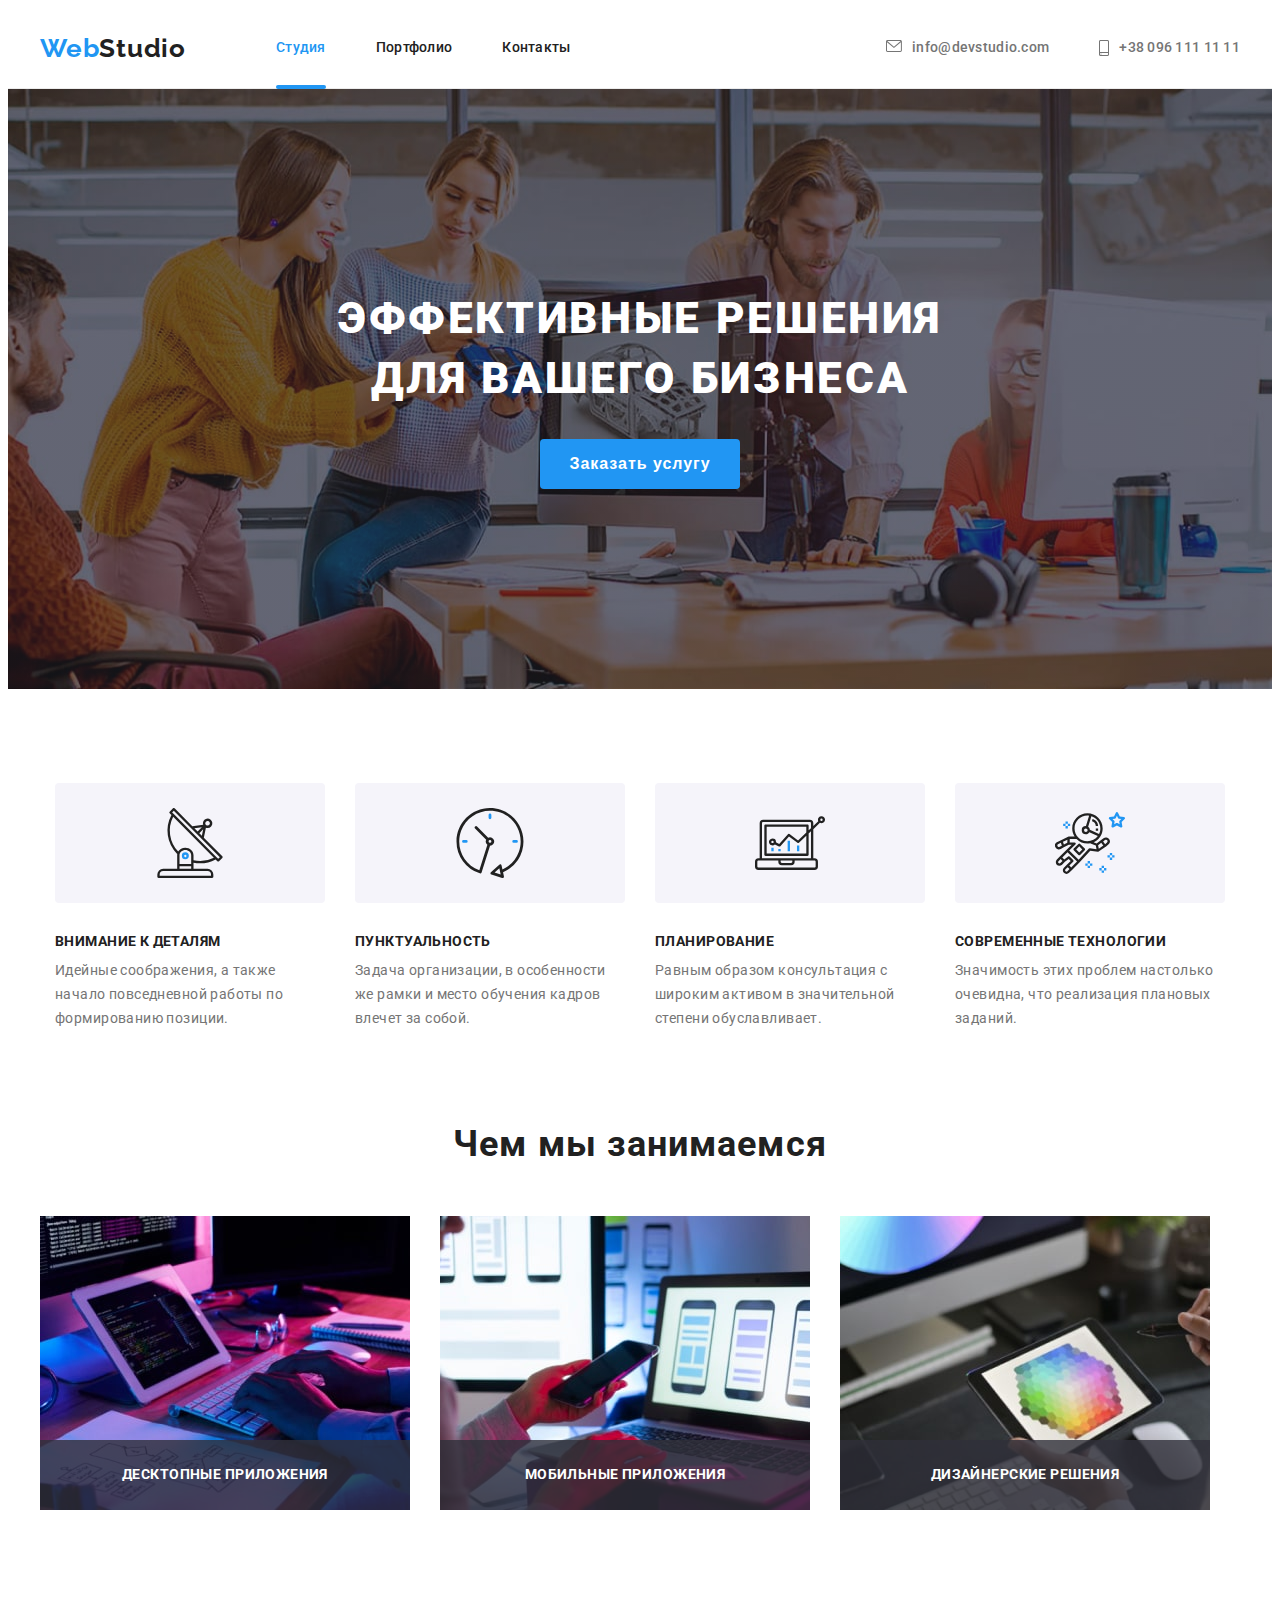
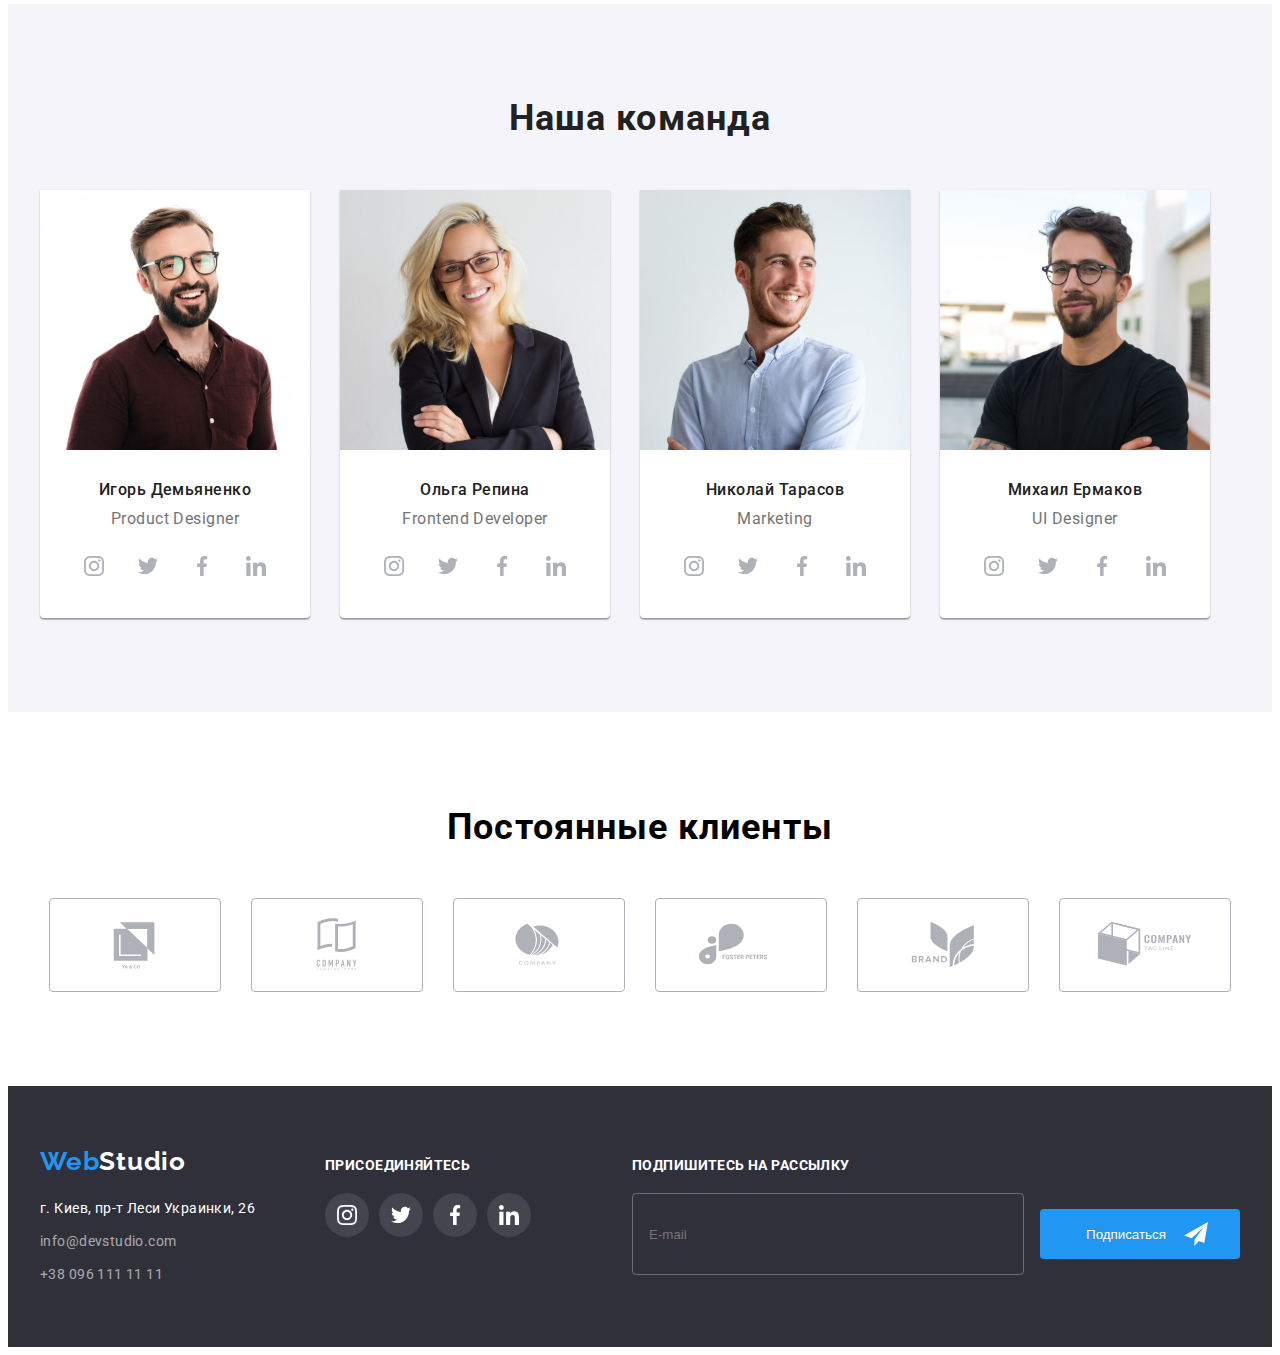
<file: index.html>
<!DOCTYPE html>
<html lang="ru">

<head>
    <meta charset="UTF-8">
    <meta http-equiv="X-UA-Compatible" content="IE=edge">
    <meta name="viewport" content="width=device-width, initial-scale=1.0">
    <title>Document</title>
    <link rel="preconnect" href="https://fonts.googleapis.com">
    <link rel="preconnect" href="https://fonts.gstatic.com" crossorigin>
    <link href="https://fonts.googleapis.com/css2?family=Raleway:wght@700&family=Roboto:wght@400;500;700;900&display=swap"
        rel="stylesheet">
    <link rel="stylesheet" href="https://cdnjs.cloudflare.com/ajax/libs/modern-normalize/1.1.0/modern-normalize.min.css"
        integrity="sha512-wpPYUAdjBVSE4KJnH1VR1HeZfpl1ub8YT/NKx4PuQ5NmX2tKuGu6U/JRp5y+Y8XG2tV+wKQpNHVUX03MfMFn9Q=="
        crossorigin="anonymous" referrerpolicy="no-referrer" />
    <link rel="stylesheet" href="./css/style.css">
</head>

<body>
    <!--Верхняя линия-->
    <header class="header">
        <div class="container">
            <nav class="header-nav">
                <a href="./index.html" class="header-logo link" lang="en"><span class="header-logo-fp">Web</span>Studio</a>
                <ul class="header-list list">
                    <li class="header-item">
                        <a class="header-link link current" href="./index.html">Студия</a></li>
                    <li class="header-item">
                        <a class="header-link link" href="./portfolio.html">Портфолио</a></li>
                    <li class="header-item">
                        <a class="header-link link" href="">Контакты</a></li>
                </ul>
            </nav>

            <ul class="contacts-list list">                        
                <li class="contacts-item">                   
                    <a href="mailto:info@devstudio.com" class="header-mail link">
                        <svg class="icon icon-envelope" width="16" height="12">
                            <use href="./imagis/sprite.svg#icon-envelope"></use>
                        </svg>
                    info@devstudio.com</a>
                </li>

                <li class="contacts-item">
                    <a href="tel:+380961111111" class="header-tel link">
                        <svg class="icon icon-smartphone" width="10" height="16">
                            <use href="./imagis/sprite.svg#icon-smartphone"></use>
                        </svg>
                    +38 096 111 11 11</a>
                </li>
            </ul>
        </div>
    </header>

    <main class="main">
        <!--Шапка-->
        <section class="hero">
            <div class="container">
                <h1 class="hero-titel">Эффективные решения для вашего бизнеса</h1>
                <button type="button" class="hero-button" data-modal-open>Заказать услугу</button>
            </div>
        </section>

        <!--Особенности-->
        <section class="peculiarities section">
            <div class="container">
                <h2 hidden>Особенности студии</h2>
                <ul class="peculiarities-list list">
                    <li class="peculiarities-item">
                        <div class="peculiarities-link">
                            <img src="./imagis/svg/antenna.svg" alt="Антенна" width="70" height="70">
                        </div>
                        <h3 class="peculiarities-titel">Внимание к деталям</h3>
                        <p class="peculiarities-text">Идейные соображения, а также начало повседневной работы по формированию позиции.</p>
                    </li>

                    <li class="peculiarities-item">
                        <div class="peculiarities-link">
                            <img src="./imagis/svg/clock.svg" alt="Часы" width="70" height="70">
                        </div>
                        <h3 class="peculiarities-titel">Пунктуальность</h3>
                        <p class="peculiarities-text">Задача организации, в особенности же рамки и место обучения кадров влечет за собой.</p>
                    </li>

                    <li class="peculiarities-item">
                        <div class="peculiarities-link">
                            <img src="./imagis/svg/diagram.svg" alt="Диаграмма" width="70" height="70">
                        </div>
                        <h3 class="peculiarities-titel">Планирование</h3>
                        <p class="peculiarities-text">Равным образом консультация с широким активом в значительной степени обуславливает.</p>
                    </li>

                    <li class="peculiarities-item">
                        <div class="peculiarities-link">
                            <img src="./imagis/svg/astronaut.svg" alt="Космонавт" width="70" height="70">
                        </div>
                        <h3 class="peculiarities-titel">Современные технологии</h3>
                        <p class="peculiarities-text">Значимость этих проблем настолько очевидна, что реализация плановых заданий.</p>
                    </li>
                </ul>
            </div>
        </section>

        <section class="works">
            <div class="container">
                <h2 class="works-titel">Чем мы занимаемся</h2>
                <ul class="works-list list">
                    <li class="works-img">
                        <div class="works-list-position">
                            <img src="./imagis/works/works1.jpg" alt="Консоль" width="370" height="294">
                            <p class="works-list-titel">Десктопные приложения</p>
                        </div>
                    </li>

                    <li class="works-img">
                        <div class="works-list-position">
                            <img src="./imagis/works/works2.jpg" alt="Мобильный телефон" width="370" height="294">
                            <p class="works-list-titel">Мобильные приложения</p>
                        </div>                        
                    </li>

                    <li class="works-img">
                        <div class="works-list-position">
                            <img src="./imagis/works/works3.jpg" alt="Планшет" width="370" height="294">
                            <p class="works-list-titel">Дизайнерские решения</p>
                        </div>
                    </li>
                </ul>
            </div>
        </section>

        <!--Наша команда-->
        <section class="team section">
            <div class="container">
                <h2 class="team-titel">Наша команда</h2>
                <ul class="team-list list">
                    <li class="team-item">
                        <img class="team-img" src="./imagis/team/foto_Igor.jpg" alt="Игорь Демьяненко" width="270" height="260">
                        <div class="team-box">
                            <h3 class="team-member-titel">Игорь Демьяненко</h3>
                            <p class="team-member-text" lang="en">Product Designer</p>
                            <ul class="team-icon list">
                                <li class="icon-list">
                                    <a href="https://www.instagram.com" class="socials-link" target="_blank" rel="noopener noneferrer">
                                        <svg class="icon-instagram" width="20" height="20">
                                            <use href="./imagis/sprite.svg#icon-instagram"></use>
                                        </svg>
                                    </a>
                                </li>
                                <li class="icon-list">
                                    <a href="https://twitter.com" class="socials-link" target="_blank" rel="noopener noneferrer">
                                        <svg class="icon-twitter" width="20" height="20">
                                            <use href="./imagis/sprite.svg#icon-twitter"></use>
                                        </svg>
                                    </a>
                                </li>
                                <li class="icon-list">
                                    <a href="https://www.facebook.com" class="socials-link" target="_blank" rel="noopener noneferrer">
                                        <svg class="icon-facebook" width="20" height="20">
                                            <use href="./imagis/sprite.svg#icon-facebook"></use>
                                        </svg>
                                    </a>
                                </li>
                                <li class="icon-list">
                                    <a href="https://www.linkedin.com" class="socials-link" target="_blank" rel="noopener noneferrer">
                                        <svg class="icon-linkedin" width="20" height="20">
                                            <use href="./imagis/sprite.svg#icon-linkedin"></use>
                                        </svg>
                                    </a>
                                </li>
                            </ul>
                        </div>
                        
                    </li>

                    <li class="team-item">
                        <img class="team-img" src="./imagis/team/foto_Olga.jpg" alt="Ольга Репина" width="270" height="260">
                        <div class="team-box">
                            <h3 class="team-member-titel">Ольга Репина</h3>
                            <p class="team-member-text" lang="en">Frontend Developer</p>
                            <ul class="team-icon list">
                                <li class="icon-list">
                                    <a href="https://www.instagram.com" class="socials-link" target="_blank" rel="noopener noneferrer">
                                        <svg class="icon-instagram" width="20" height="20">
                                            <use href="./imagis/sprite.svg#icon-instagram"></use>
                                        </svg>
                                    </a>
                                </li>
                                <li class="icon-list">
                                    <a href="https://twitter.com" class="socials-link" target="_blank" rel="noopener noneferrer">
                                        <svg class="icon-twitter" width="20" height="20">
                                            <use href="./imagis/sprite.svg#icon-twitter"></use>
                                        </svg>
                                    </a>
                                </li>
                                <li class="icon-list">
                                    <a href="https://www.facebook.com" class="socials-link" target="_blank" rel="noopener noneferrer">
                                        <svg class="icon-facebook" width="20" height="20">
                                            <use href="./imagis/sprite.svg#icon-facebook"></use>
                                        </svg>
                                    </a>
                                </li>
                                <li class="icon-list">
                                    <a href="https://www.linkedin.com" class="socials-link" target="_blank" rel="noopener noneferrer">
                                        <svg class="icon-linkedin" width="20" height="20">
                                            <use href="./imagis/sprite.svg#icon-linkedin"></use>
                                        </svg>
                                    </a>
                                </li>
                            </ul>
                        </div>
                        
                    </li>

                    <li class="team-item">
                        <img class="team-img" src="./imagis/team/foto_Nikolayi.jpg" alt="Николай Тарасов" width="270" height="260">
                        <div class="team-box">
                            <h3 class="team-member-titel">Николай Тарасов</h3>
                            <p class="team-member-text" lang="en">Marketing</p>
                            <ul class="team-icon list">
                                <li class="icon-list">
                                    <a href="https://www.instagram.com" class="socials-link" target="_blank" rel="noopener noneferrer">
                                        <svg class="icon-instagram" width="20" height="20">
                                            <use href="./imagis/sprite.svg#icon-instagram"></use>
                                        </svg>
                                    </a>
                                </li>
                                <li class="icon-list">
                                    <a href="https://twitter.com" class="socials-link" target="_blank" rel="noopener noneferrer">
                                        <svg class="icon-twitter" width="20" height="20">
                                            <use href="./imagis/sprite.svg#icon-twitter"></use>
                                        </svg>
                                    </a>
                                </li>
                                <li class="icon-list">
                                    <a href="https://www.facebook.com" class="socials-link" target="_blank" rel="noopener noneferrer">
                                        <svg class="icon-facebook" width="20" height="20">
                                            <use href="./imagis/sprite.svg#icon-facebook"></use>
                                        </svg>
                                    </a>
                                </li>
                                <li class="icon-list">
                                    <a href="https://www.linkedin.com" class="socials-link" target="_blank" rel="noopener noneferrer">
                                        <svg class="icon-linkedin" width="20" height="20">
                                            <use href="./imagis/sprite.svg#icon-linkedin"></use>
                                        </svg>
                                    </a>
                                </li>
                            </ul>
                        </div>
                        
                    </li>

                    <li class="team-item">
                        <img class="team-img" src="./imagis/team/foto_Mihail.jpg" alt="Михаил Ермаков" width="270" height="260">
                        <div class="team-box">
                            <h3 class="team-member-titel">Михаил Ермаков</h3>
                            <p class="team-member-text" lang="en">UI Designer</p>
                            <ul class="team-icon list">
                                <li class="icon-list">
                                    <a href="https://www.instagram.com" class="socials-link" target="_blank" rel="noopener noneferrer">
                                        <svg class="icon-instagram" width="20" height="20">
                                            <use href="./imagis/sprite.svg#icon-instagram"></use>
                                        </svg>
                                    </a>
                                </li>
                                <li class="icon-list">
                                    <a href="https://twitter.com" class="socials-link" target="_blank" rel="noopener noneferrer">
                                        <svg class="icon-twitter" width="20" height="20">
                                            <use href="./imagis/sprite.svg#icon-twitter"></use>
                                        </svg>
                                    </a>
                                </li>
                                <li class="icon-list">
                                    <a href="https://www.facebook.com" class="socials-link" target="_blank" rel="noopener noneferrer">
                                        <svg class="icon-facebook" width="20" height="20">
                                            <use href="./imagis/sprite.svg#icon-facebook"></use>
                                        </svg>
                                    </a>
                                </li>
                                <li class="icon-list">
                                    <a href="https://www.linkedin.com" class="socials-link" target="_blank" rel="noopener noneferrer">
                                        <svg class="icon-linkedin" width="20" height="20">
                                            <use href="./imagis/sprite.svg#icon-linkedin"></use>
                                        </svg>
                                    </a>
                                </li>
                            </ul>
                        </div>
                    </li>
                </ul>
            </div>
        </section>

        <!--Постоянные клиенты-->
        <section class="partners section">
            <div class="container">
                <h2 class="partners-titel">Постоянные клиенты</h2>
                <ul class="partners-list list">
                    <li class="partners-item">
                        <a href="" class="partners-link">                        
                            <svg class="partners-icon" width="106" height="60">
                                <use href="./imagis/sprite.svg#icon-yaco"></use>
                            </svg>                        
                        </a>
                    </li>

                    <li class="partners-item">
                        <a href="" class="partners-link">
                            <svg class="partners-icon" width="106" height="60">
                                <use href="./imagis/sprite.svg#icon-tagline"></use>
                            </svg>
                        </a>
                    </li>

                    <li class="partners-item">
                        <a href="" class="partners-link">
                            <svg class="partners-icon" width="106" height="60">
                                <use href="./imagis/sprite.svg#icon-company"></use>
                            </svg>
                        </a>
                    </li>

                    <li class="partners-item">
                        <a href="" class="partners-link">
                            <svg class="partners-icon" width="106" height="60">
                                <use href="./imagis/sprite.svg#icon-foster"></use>
                            </svg>
                        </a>
                    </li>

                    <li class="partners-item">
                        <a href="" class="partners-link">
                            <svg class="partners-icon" width="106" height="60">
                                <use href="./imagis/sprite.svg#icon-brand"></use>
                            </svg>
                        </a>
                    </li>

                    <li class="partners-item">
                        <a href="" class="partners-link">
                            <svg class="partners-icon" width="106" height="60">
                                <use href="./imagis/sprite.svg#icon-ctl"></use>
                            </svg>
                        </a>
                    </li>
                </ul>
            </div>

        </section>
    </main>

    <!--Подвал-->
    <footer class="footer">
        <address class="container footer-container">                        
                <div class="footer-contacts">
                    <div class="footer-logo-box">
                        <a class="footer-logo link header-logo-fp" href="./index.html" lang="en">Web<span class="footer-logo-sp">Studio</span></a>
                    </div>
                    <ul class="footer-list list">
                        <li class="footer-item"><a href="https://goo.gl/maps/JxcEm6r7qAbZ7r7h9" class="footer-address link" target="_blank" rel="noopener noreferrer">г. Киев, пр-т Леси Украинки, 26</a></li>
                        <li class="footer-item"><a href="mailto:info@devstudio.com" class="footer-mail link">info@devstudio.com</a></li>
                        <li class="footer-item"><a href="tel:+380961111111" class="footer-tel link">+38 096 111 11 11</a></li>
                    </ul>
                </div>

    <!--Footer socials-->
                <div class="socials-footer-box">
                    <p class="socials-titel">присоединяйтесь</p>
                    <ul class="socials-icon list">
                        <li class="socials-item">
                            <a href="https://www.instagram.com" class="socials-footer" target="_blank" rel="noopener noneferrer">
                                <svg class="icon-instagram" width="20" height="20">
                                    <use href="./imagis/sprite.svg#icon-instagram"></use>
                                </svg>
                            </a>
                        </li>
                        <li class="socials-item">
                            <a href="https://twitter.com" class="socials-footer" target="_blank" rel="noopener noneferrer">
                                <svg class="icon-twitter" width="20" height="20">
                                    <use href="./imagis/sprite.svg#icon-twitter"></use>
                                </svg>
                            </a>
                        </li>
                        <li class="socials-item">
                            <a href="https://www.facebook.com" class="socials-footer" target="_blank" rel="noopener noreferrer">
                                <svg class="icon-facebook" width="20" height="20">
                                    <use href="./imagis/sprite.svg#icon-facebook"></use>
                                </svg>
                            </a>
                        </li>
                        <li class="socials-item">
                            <a href="https://www.linkedin.com" class="socials-footer" target="_blank" rel="noopener noneferrer">
                                <svg class="icon-linkedin" width="20" height="20">
                                    <use href="./imagis/sprite.svg#icon-linkedin"></use>
                                </svg>
                            </a>
                        </li>
                    </ul>
                </div>

    <!--Mailing-->
                <form class="mailing">
                    <b class="mailing-titel">подпишитесь на рассылку</b>
                    <div class="mailing-field">
                        <input type="email" class="input-mailing" name="mailing-field-name" placeholder="E-mail">
                    </div>

                    <button type="submit" class="mailing-submit">
                        <span class="mailing-box">
                            <span class="button-name">Подписаться</span>
                            <svg class="icon-send" width="24" height="24">
                                <use href="./imagis/sprite.svg#icon-send"></use>
                            </svg>
                        </span>
                    </button>
                </form>
            </address>
    </footer>

    <!--BACKDORP-->
    <div class="backdrop is-hidden" data-modal>
        <div class="modal">
            <button type="button" class="modal-button" data-modal-close>
                <svg class="icon-close" width="18" height="18">
                    <use href="./imagis/sprite.svg#icon-close-black-18dp"></use>
                </svg>
            </button>

            <form class="form">
                <b class="form-titel">Оставьте свои данные, мы вам перезвоним</b>
                <div class="form-modal-field">
                    <label for="input-name" class="input-form">Имя</label>
                    <span class="input-wrap">
                        <input type="text" id="input-name" class="form-modal-input" name="modal-name">
                        <svg class="form-modal-icon" width="12" height="12">
                            <use href="./imagis/sprite.svg#icon-person"></use>
                        </svg>
                    </span>
                    
                </div>

                <div class="form-modal-field">
                    <label for="input-tel" class="input-form">Телефон</label>
                    <span class="input-wrap">
                        <input type="tel" id="input-tel" class="form-modal-input" name="modal-tel">
                        <svg class="form-modal-icon" width="13" height="13">
                            <use href="./imagis/sprite.svg#icon-phone"></use>
                        </svg>
                    </span>                    
                </div>

                <div class="form-modal-field">
                    <label for="input-email" class="input-form">Почта</label>
                    <span class="input-wrap">
                        <input type="text" id="input-email" class="form-modal-input" name="modal-email">
                        <svg class="form-modal-icon" width="15" height="12">
                            <use href="./imagis/sprite.svg#icon-email"></use>
                        </svg>
                    </span>                    
                </div>      
                
                <div class="form-modal-field">
                    <label for="comment" class="input-form">Комментарий</label>
                    <textarea name="modal-comment" id="comment" class="input-comment" placeholder="Введите текст"></textarea>
                </div>

                <div class="form-modal-field">
                    <input type="checkbox" id="checkbox" class="visually-hidden form-modal-checkbox" name="modal-policy">
                    <label for="checkbox" class="input-check">
                        <span class="icon-check">
                            <svg class=" " width="16" height="15">
                                <use href="./imagis/sprite.svg#icon-check"></use>
                            </svg>
                        </span>
                        Соглашаюсь с рассылкой и принимаю
                        <a class="policy" href="">Условия договора</a>
                    </label>
                </div>

                <button type="submit" class="button-submit">Отправить</button>
            </form>
        </div>
    </div>
    <script src="./js/model.js"></script>
</body>

</html>
</file>
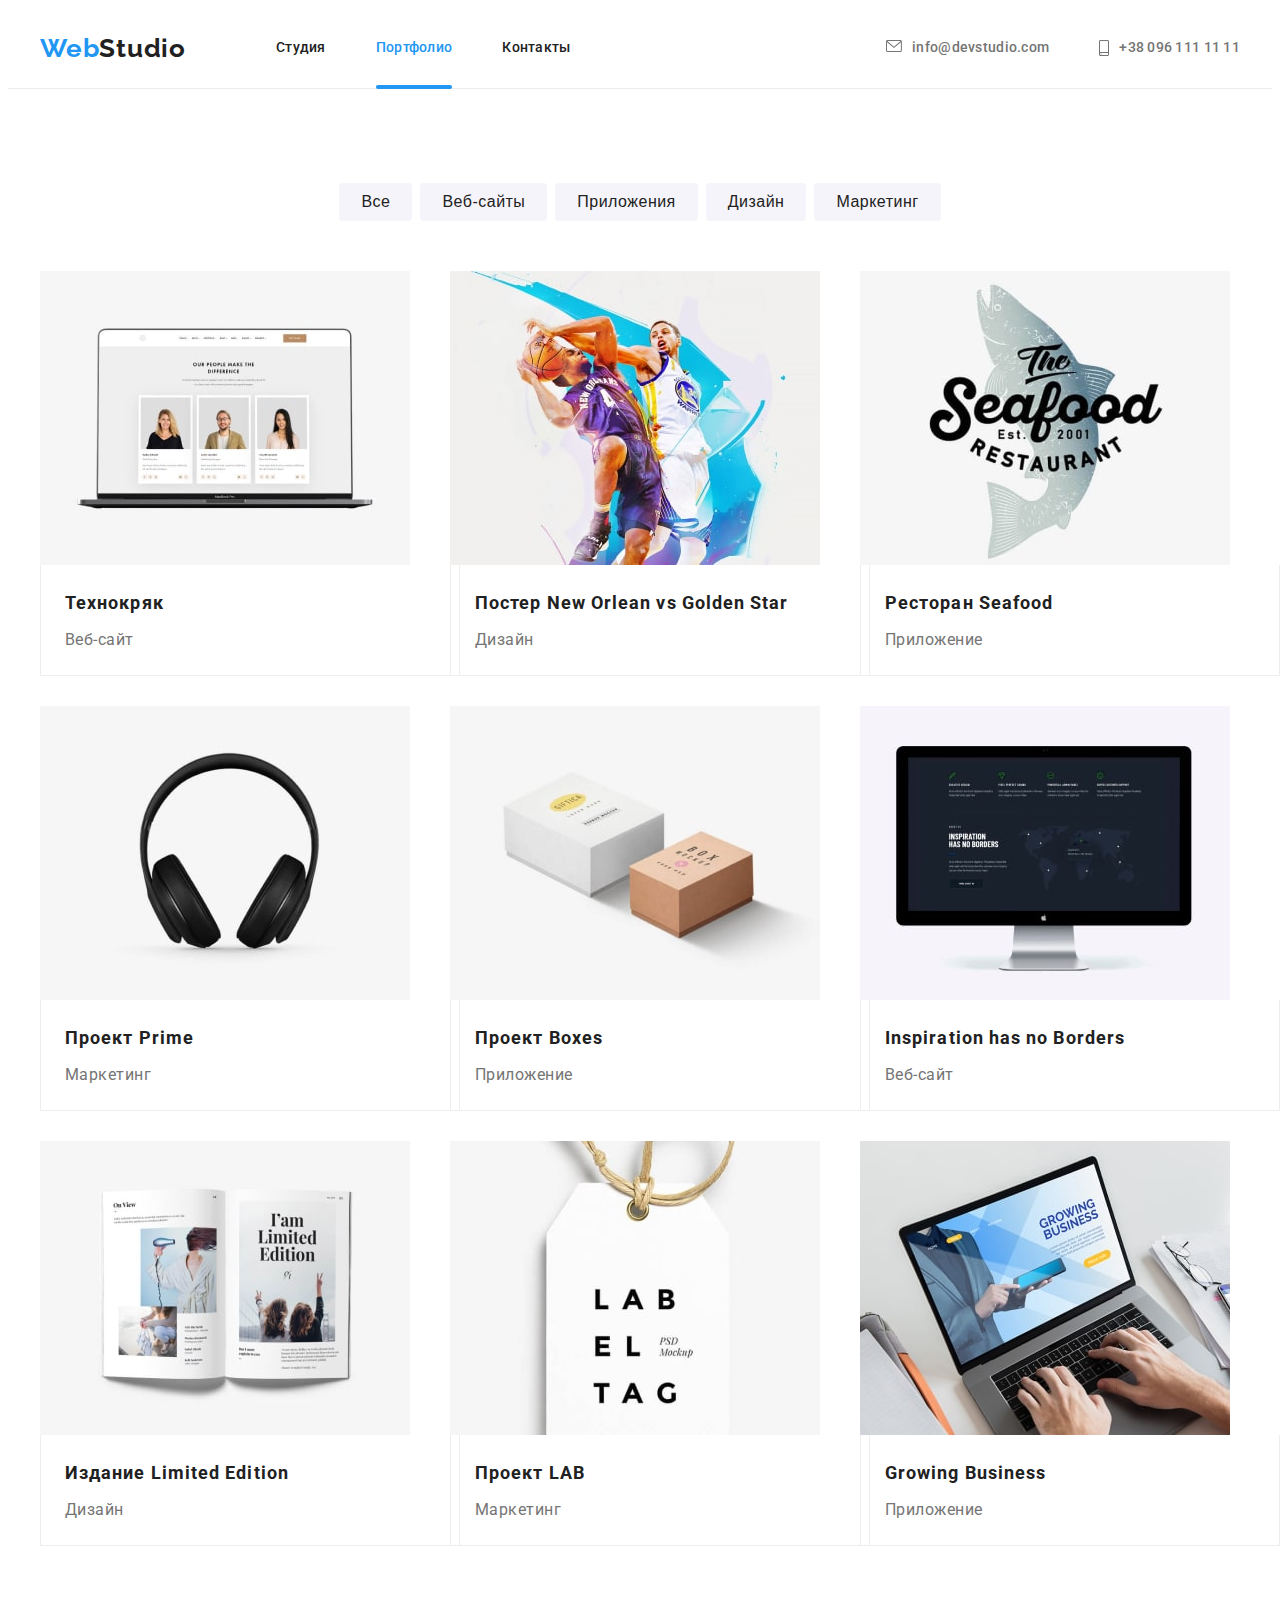
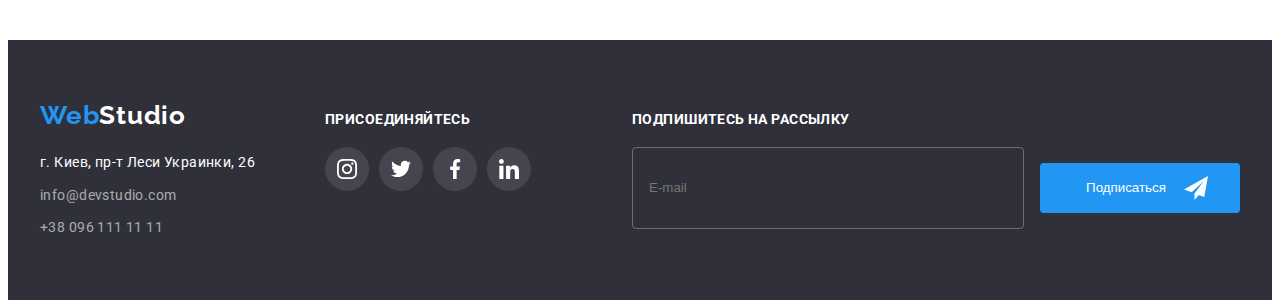
<file: portfolio.html>
<!DOCTYPE html>
<html lang="ru">

<head>
    <meta charset="UTF-8">
    <meta http-equiv="X-UA-Compatible" content="IE=edge">
    <meta name="viewport" content="width=device-width, initial-scale=1.0">
    <title>Document</title>
    <link rel="preconnect" href="https://fonts.googleapis.com">
    <link rel="preconnect" href="https://fonts.gstatic.com" crossorigin>
    <link href="https://fonts.googleapis.com/css2?family=Raleway:wght@700&family=Roboto:wght@400;500;700;900&display=swap"
        rel="stylesheet">
    <link rel="stylesheet" href="https://cdnjs.cloudflare.com/ajax/libs/modern-normalize/1.1.0/modern-normalize.min.css"
        integrity="sha512-wpPYUAdjBVSE4KJnH1VR1HeZfpl1ub8YT/NKx4PuQ5NmX2tKuGu6U/JRp5y+Y8XG2tV+wKQpNHVUX03MfMFn9Q=="
        crossorigin="anonymous" referrerpolicy="no-referrer" />
    <link rel="stylesheet" href="./css/style.css">
</head>

<body>
    <!--Верхняя линия-->
    <header class="header">
        <div class="container">
            <nav class="header-nav">
                <a href="./index.html" class="header-logo link" lang="en"><span class="header-logo-fp">Web</span>Studio</a>
                <ul class="header-list list">
                    <li class="header-item">
                        <a class="header-link link" href="./index.html">Студия</a></li>
                    <li class="header-item">
                        <a class="header-link link current" href="./portfolio.html">Портфолио</a></li>
                    <li class="header-item">
                        <a class="header-link link" href="">Контакты</a></li>
                </ul>
            </nav>
        
            <ul class="contacts-list list">
                <li class="contacts-item">
                    <a href="mailto:info@devstudio.com" class="header-mail link">
                        <svg class="icon icon-envelope" weight="16" height="12">
                            <use href="./imagis/sprite.svg#icon-envelope"></use>
                        </svg>
                        info@devstudio.com</a>
                </li>

                <li class="contacts-item">
                    <a href="tel:+380961111111" class="header-tel link">
                        <svg class="icon icon-smartphone" weight="10" height="16">
                            <use href="./imagis/sprite.svg#icon-smartphone"></use>
                        </svg>
                    +38 096 111 11 11</a>
                </li>
            </ul>
        </div>
    </header>

    <!--Портфолио-->
    <main class="main">
        <section class="portfolio section">
            <div class="container">
                <h1 hidden>Портфолио</h1>
                <ul class="portfolio-list list">
                    <li class="portfolio-item"><button class="portfolio-button" name="button">Все</button></li>
                    <li class="portfolio-item"><button class="portfolio-button" name="button">Веб-сайты</button></li>
                    <li class="portfolio-item"><button class="portfolio-button" name="button">Приложения</button></li>
                    <li class="portfolio-item"><button class="portfolio-button" name="button">Дизайн</button></li>
                    <li class="portfolio-item"><button class="portfolio-button" name="button">Маркетинг</button></li>
                </ul>

                <h2 hidden>Роботы</h2>
                <ul class="produkt-list list">
                    <li class="produkt-item">
                        <a class="produkt-link link" href="">
                            <div class="product-overlay">
                                <img class="produkt-img" src="./imagis/portfolio/portfolio1.jpg" alt="Открытый ноутбук" width="370" height="294">
                                <p class="produkt-content">Технокряк это современная площадка распространения коронавируса. Компании используют эту платформу для цифрового
                                шпионажа и атак на защищённые сервера конкурентов.</p>
                            </div>
                            <div class="produkt-text-box">
                                <h3 class="produkt-titel">Технокряк</h3>
                                <p class="produkt-text">Веб-сайт</p>
                            </div>
                        </a>
                    </li>

                    <li class="produkt-item">
                        <a class="produkt-link link" href="">
                            <img class="produkt-img" src="./imagis/portfolio/portfolio2.jpg" alt="Баскетболисты" width="370" height="294">
                            <div class="produkt-text-box">
                                <h3 class="produkt-titel">Постер <span lang="en">New Orlean vs Golden Star</span></h3>
                                <p class="produkt-text">Дизайн</p>
                            </div>
                        </a>
                    </li>

                    <li class="produkt-item">
                        <a class="produkt-link link" href="">
                            <img class="produkt-img" src="./imagis/portfolio/portfolio3.jpg" alt="Рыбный ресторан" width="370" height="294">
                            <div class="produkt-text-box">
                                <h3 class="produkt-titel">Ресторан <span lang="en">Seafood</span></h3>
                                <p class="produkt-text">Приложение</p>
                            </div>
                        </a>
                    </li>

                    <li class="produkt-item">
                        <a class="produkt-link link" href="">
                            <img class="produkt-img" src="./imagis/portfolio/portfolio4.jpg" alt="Наушники" width="370" height="294">
                            <div class="produkt-text-box">
                                <h3 class="produkt-titel">Проект <span lang="en">Prime</span></h3>
                                <p class="produkt-text">Маркетинг</p>
                            </div>
                        </a>
                    </li>

                    <li class="produkt-item">
                        <a class="produkt-link link" href="">
                            <img class="produkt-img" src="./imagis/portfolio/portfolio5.jpg" alt="Коробки" width="370" height="294">
                            <div class="produkt-text-box">
                                <h3 class="produkt-titel">Проект <span lang="en">Boxes</span></h3>
                                <p class="produkt-text">Приложение</p>
                            </div>
                        </a>
                    </li>

                    <li class="produkt-item">
                        <a class="produkt-link link" href="">
                            <img class="produkt-img" src="./imagis/portfolio/portfolio6.jpg" alt="Монитор" width="370" height="294">
                            <div class="produkt-text-box">
                                <h3 class="produkt-titel" lang="en">Inspiration has no Borders</h3>
                                <p class="produkt-text">Веб-сайт</p>
                            </div>
                        </a>
                    </li>

                    <li class="produkt-item">
                        <a class="produkt-link link" href="">
                            <img class="produkt-img" src="./imagis/portfolio/portfolio7.jpg" alt="Брошура" width="370" height="294">
                            <div class="produkt-text-box">
                                <h3 class="produkt-titel">Издание <span lang="en">Limited Edition</span></h3>
                                <p class="produkt-text">Дизайн</p>
                            </div>
                        </a>
                    </li>

                    <li class="produkt-item">
                        <a class="produkt-link link" href="">
                            <img class="produkt-img" src="./imagis/portfolio/portfolio8.jpg" alt="Бирка" width="370" height="294">
                            <div class="produkt-text-box">
                                <h3 class="produkt-titel">Проект <span lang="en">LAB</span></h3>
                                <p class="produkt-text">Маркетинг</p>
                            </div>
                        </a>
                    </li>

                    <li class="produkt-item">
                        <a class="produkt-link link" href="">
                            <img class="produkt-img" src="./imagis/portfolio/portfolio9.jpg" alt="Ноутбук" width="370" height="294">
                            <div class="produkt-text-box">
                                <h3 class="produkt-titel" lang="en">Growing Business</h3>
                                <p class="produkt-text">Приложение</p>
                            </div>
                        </a>
                    </li>
                </ul>
            </div>
        </section>
    </main>

    <!--Подвал-->
    <footer class="footer">
        <div class="container footer-container">
            <div class="footer-contacts">
                <div class="footer-logo-box">
                    <a class="footer-logo link header-logo-fp" href="./index.html" lang="en">Web<span
                            class="footer-logo-sp">Studio</span></a>
                </div>
                <ul class="footer-list list">
                    <li class="footer-item"><a href="https://goo.gl/maps/JxcEm6r7qAbZ7r7h9" class="footer-address link"
                            target="_blank" rel="noopener noreferrer">г. Киев, пр-т Леси Украинки, 26</a></li>
                    <li class="footer-item"><a href="mailto:info@devstudio.com"
                            class="footer-mail link">info@devstudio.com</a></li>
                    <li class="footer-item"><a href="tel:+380961111111" class="footer-tel link">+38 096 111 11 11</a></li>
                </ul>
            </div>
    
        <!--Footer socials-->
            <div class="socials-footer-box">
                <h2 class="socials-titel">присоединяйтесь</h2>
                <ul class="socials-icon list">
                    <li class="socials-item">
                        <a href="instagram" class="socials-footer">
                            <svg class="icon-instagram" weight="20" height="20">
                                <use href="./imagis/sprite.svg#icon-instagram"></use>
                            </svg>
                        </a>
                    </li>
                    <li class="socials-item">
                        <a href="twitter" class="socials-footer">
                            <svg class="icon-twitter" weight="20" height="20">
                                <use href="./imagis/sprite.svg#icon-twitter"></use>
                            </svg>
                        </a>
                    </li>
                    <li class="socials-item">
                        <a href="facebook" class="socials-footer">
                            <svg class="icon-facebook" weight="20" height="20">
                                <use href="./imagis/sprite.svg#icon-facebook"></use>
                            </svg>
                        </a>
                    </li>
                    <li class="socials-item">
                        <a href="linkedin" class="socials-footer">
                            <svg class="icon-linkedin" weight="20" height="20">
                                <use href="./imagis/sprite.svg#icon-linkedin"></use>
                            </svg>
                        </a>
                    </li>
                </ul>
            </div>

        <!--Mailing-->
            <form class="mailing">
                <b class="mailing-titel">подпишитесь на рассылку</b>
                <div class="mailing-field">
                    <input type="email" class="input-mailing" name="mailing-field-name" placeholder="E-mail">
                </div>
            
                <button type="submit" class="mailing-submit">
                    <div class="mailing-box">
                        <span class="button-name">Подписаться</span>
                        <svg class="icon-send" width="24" height="24">
                            <use href="./imagis/sprite.svg#icon-send"></use>
                        </svg>
                    </div>
                </button>
            </form>
            </address>
        </div>
    </footer
</body>
</file>
<file: css/style.css>
:root {
  --main-titel-color: #ffffff;
  --secondary-titel-color: #212121;
  --main-text-color: #757575;
  --accent-color: #2196f3;
  --icon-first-color: #afb1b8;
}

body {
  font-family: Roboto, sans-serif;
}

p,
h1,
h2,
h3,
h4,
h5,
h6 {
  margin-top: 0;
  margin-bottom: 0;
}

ul {
  margin-top: 0;
  margin-bottom: 0;
  padding-left: 0;
}

img {
  display: block;
}

.list {
  list-style: none;
}

.link {
  text-decoration: none;
}

.container {
  width: 1200px;
  padding-left: 15px;
  padding-right: 15px;
  margin: 0 auto;
}

.section {
  padding-top: 94px;
  padding-bottom: 94px;
}

.header-logo-fp {
  color: var(--accent-color);
}

.footer-logo-sp {
  color: #ffffff;
}

/*--------------Верхняя линия------------*/
.header {
  background-color: #ffffff;
  border-bottom: 1px solid rgba(236, 236, 236, 1);
}

.header .container {
  display: flex;
}

.header-nav {
  display: flex;
  align-items: center;
}

.header-logo {
  margin-right: 90px;

  font-family: Raleway, sans-serif;
  font-weight: 700;
  font-size: 26px;
  line-height: 1.19;
  letter-spacing: 0.03em;
  color: var(--secondary-titel-color);
}

.header-list {
  display: flex;
}

.header-item {
  position: relative;
}

.header-item:not(:last-child) {
  margin-right: 50px;
}

.header-item .current {
  color: var(--accent-color);
}

.header-link {
  display: inline-block;
  padding-top: 32px;
  padding-bottom: 32px;

  font-weight: 500;
  font-size: 14px;
  line-height: 1.14;
  letter-spacing: 0.02em;
  color: var(--secondary-titel-color);
  transition: color 250ms cubic-bezier(0.4, 0, 0.2, 1);
}

.current::after {
  content: "";
  display: block;
  position: absolute;
  width: 100%;
  height: 4px;
  bottom: -1px;
  border-radius: 2px;
  background-color: var(--accent-color);
}

.contacts-list {
  display: flex;
  align-items: center;
  margin-left: auto;
}
.contacts-item:not(:last-child) {
  margin-right: 50px;
}

.header-mail {
  display: flex;
  padding-top: 32px;
  padding-bottom: 32px;

  font-weight: 500;
  font-size: 14px;
  line-height: 1.14;
  letter-spacing: 0.02em;
  color: var(--main-text-color);
  transition: color 250ms cubic-bezier(0.4, 0, 0.2, 1);
}

.icon-envelope {
  width: 16px;
  height: 12px;
}

.icon-smartphone {
  width: 10px;
  height: 16px;
}

.header .icon {
  margin-right: 10px;
  fill: currentColor;
}

.header-tel {
  display: flex;
  padding-top: 32px;
  padding-bottom: 32px;

  font-weight: 500;
  font-size: 14px;
  line-height: 1.14;
  letter-spacing: 0.02em;
  color: var(--main-text-color);
  transition: color 250ms cubic-bezier(0.4, 0, 0.2, 1);
}

.header-link:hover,
.header-link:focus {
  color: #2196f3;
}

.header-mail:hover,
.header-mail:focus {
  color: #2196f3;
}

.header-tel:hover,
.header-tel:focus {
  color: #2196f3;
}

/*----------------Шапка-------------*/
.hero {
  max-width: 1600px;
  margin-left: auto;
  margin-right: auto;

  background-color: rgba(196, 196, 196, 1);
  background-image: linear-gradient(
      rgba(47, 48, 58, 0.4),
      rgba(47, 48, 58, 0.4)
    ),
    url(../imagis/hero/hero-img.jpg);
  background-position: center;
  background-repeat: no-repeat;
  background-size: cover;

  text-align: center;
  padding-top: 200px;
  padding-bottom: 200px;
}

.hero-titel {
  width: 696px;
  margin-left: auto;
  margin-right: auto;
  margin-bottom: 30px;

  font-weight: 900;
  font-size: 44px;
  line-height: 1.36;
  letter-spacing: 0.06em;
  text-transform: uppercase;
  color: var(--main-titel-color);
}

.hero-button {
  margin-left: auto;
  margin-right: auto;
  width: 200px;
  height: 50px;
  border-radius: 4px;

  font-weight: 700;
  font-size: 16px;
  line-height: 1.87;
  letter-spacing: 0.06em;
  color: var(--main-titel-color);
  border: none;
  background-color: var(--accent-color);
  transition: background-color 250ms cubic-bezier(0.4, 0, 0.2, 1);
}

.hero-button:hover,
.hero-button:focus {
  background-color: #188ce8;
}

/*--------------Особенности--------------*/
.peculiarities-list {
  display: flex;
}

.peculiarities-item {
  width: 270px;
}

.peculiarities-item:not(:last-child) {
  margin-right: 30px;
}

.peculiarities-list {
  display: flex;
  justify-content: center;
}
.peculiarities-link {
  display: flex;
  justify-content: center;
  align-items: center;

  height: 120px;
  border-radius: 4px;
  margin-bottom: 30px;
  background-color: rgba(245, 244, 250, 1);
}

.peculiarities-link .icon {
  width: 70px;
  height: 70px;
}

/*.icon-antenna {
  background-image: url(../imagis/svg/antenna.svg);
  background-repeat: no-repeat;
  background-position: center;
  background-size: cover;
}*
.icon-clock {
  background-image: url(../imagis/svg/clock.svg);
  background-repeat: no-repeat;
  background-position: center;
  background-size: cover;
}

.icon-diagram {
  background-image: url(../imagis/svg/diagram.svg);
  background-repeat: no-repeat;
  background-position: center;
  background-size: cover;
}

.icon-astronaut {
  background-image: url(../imagis/svg/astronaut.svg);
  background-repeat: no-repeat;
  background-position: center;
  background-size: cover;
}*/

.peculiarities-titel {
  margin-bottom: 10px;

  font-weight: 700;
  font-size: 14px;
  line-height: 16px;
  letter-spacing: 0.03em;
  text-transform: uppercase;
  color: var(--secondary-titel-color);
}
.peculiarities-text {
  font-weight: 400;
  font-size: 14px;
  line-height: 1.71;
  letter-spacing: 0.03em;
  color: var(--main-text-color);
}

/*---------------Чем мы занимаемся------------*/
.works-img {
  width: 370px;
  padding-bottom: 94px;
}

.works-list-position {
  position: relative;
}

.works-list-titel {
  display: flex;
  justify-content: center;
  align-items: center;
  width: 100%;
  height: 70px;
  position: absolute;
  bottom: 0;

  font-family: Roboto, sans-serif;
  font-weight: 700;
  font-size: 14px;
  line-height: 1.14;
  text-align: center;
  letter-spacing: 0.03em;
  text-transform: uppercase;
  color: rgba(255, 255, 255, 1);
  background-color: rgba(47, 48, 58, 0.8);
}

.works-titel {
  margin-bottom: 50px;

  font-weight: 700;
  font-size: 36px;
  line-height: 1.16;
  text-align: center;
  letter-spacing: 0.03em;
  color: var(--secondary-titel-color);
}
.works-list {
  display: flex;
}

.works-img:not(:last-child) {
  margin-right: 30px;
}
/*---------------Наша команда--------------*/
.team {
  background-color: #f5f4fa;
}

.team-titel {
  margin-bottom: 50px;

  font-weight: 700;
  font-size: 36px;
  line-height: 1.16;
  text-align: center;
  letter-spacing: 0.03em;
  color: var(--secondary-titel-color);
}

.team-list {
  display: flex;
}

.team-item:not(:last-child) {
  margin-right: 30px;
}

.team-item {
  width: 270px;
  background-color: #ffffff;
  border-radius: 0 0 4px 4px;
  box-shadow: 0 2px 1px 0 rgba(0, 0, 0, 0.2), 0 1px 1px 0 rgba(0, 0, 0, 0.14),
    0 1px 3px 0 rgba(0, 0, 0, 0.12);
}

.team-box {
  width: 270px;
  padding-top: 30px;
  padding-bottom: 30px;
  padding-left: auto;
  padding-right: auto;
}

.team-icon {
  display: flex;
  justify-content: center;
}

.socials-link {
  width: 44px;
  height: 44px;
  display: flex;
  align-items: center;
  justify-content: center;
  border-radius: 50%;
  fill: var(--icon-first-color);
  transition: background-color 250ms cubic-bezier(0.4, 0, 0.2, 1),
    fill 250ms cubic-bezier(0.4, 0, 0.2, 1);
}

.icon-list:not(:last-child) {
  margin-right: 10px;
}

.socials-link:hover,
.socials-link:focus {
  background-color: var(--accent-color);
  fill: #ffffff;
}

.team-member-titel {
  margin-bottom: 10px;

  font-weight: 500;
  font-size: 16px;
  line-height: 1.19;
  text-align: center;
  letter-spacing: 0.03em;
  color: var(--secondary-titel-color);
}
.team-member-text {
  margin-bottom: 16px;

  font-weight: 400;
  font-size: 16px;
  line-height: 1.19;
  text-align: center;
  letter-spacing: 0.03em;
  color: var(--main-text-color);
}

/*------------------Постоянные клиенты-------------*/
.partners-titel {
  margin-bottom: 50px;

  font-weight: 700px;
  font-size: 36px;
  line-height: 42px;
  text-align: center;
  letter-spacing: 0.03em;
}

.partners-list {
  display: flex;
  justify-content: center;
}

.partners-item {
  display: inline-flex;
  justify-content: center;
  align-content: center;
  width: 170px;
  height: 92px;
  border-radius: 4px;
  border: 1px solid #afb1b8;
  transition: border-color 250ms cubic-bezier(0.4, 0, 0.2, 1);
}

.partners-item:not(:last-child) {
  margin-right: 30px;
}

.partners-link {
  display: flex;
  flex-wrap: wrap;
  justify-content: center;
  align-content: center;
  width: 100%;
  border-radius: 4px;
  fill: rgba(175, 177, 184, 1);
  transition: fill 250ms cubic-bezier(0.4, 0, 0.2, 1);
}

.partners-item:hover,
.partners-item:focus {
  border-color: rgba(33, 150, 243, 1);
}

.partners-link:hover,
.partners-link:focus {
  fill: rgba(33, 150, 243, 1);
}

/*-----------------Подвал----------------*/
.footer {
  display: flex;
  padding-top: 60px;
  padding-bottom: 60px;
  background-color: #2f303a;
}

.footer-container {
  display: flex;
  align-items: baseline;
}

.footer-contacts {
  margin-right: 70px;
}

.footer-logo-box {
  margin-bottom: 20px;
}

.footer-logo {
  font-family: Raleway, sans-serif;
  font-style: normal;
  font-weight: 700;
  font-size: 26px;
  line-height: 1.19;
  letter-spacing: 0.03em;
}

.footer-list {
  display: block;
}

.footer-item:not(:last-child) {
  margin-bottom: 9px;
}

.footer-address {
  font-style: normal;
  font-weight: 400;
  font-size: 14px;
  line-height: 1.71;
  letter-spacing: 0.03em;
  color: var(--main-titel-color);
}

.footer-mail {
  font-style: normal;
  font-weight: 400;
  font-size: 14px;
  line-height: 1.71;
  letter-spacing: 0.03em;
  color: rgba(255, 255, 255, 0.6);
  transition: color 250ms cubic-bezier(0.4, 0, 0.2, 1);
}

.footer-tel {
  font-style: normal;
  font-weight: 400;
  font-size: 14px;
  line-height: 1.71;
  letter-spacing: 0.03em;
  color: rgba(255, 255, 255, 0.6);
  transition: color 250ms cubic-bezier(0.4, 0, 0.2, 1);
}

.footer-mail:hover,
.footer-mail:focus {
  color: #ffffff;
}

.footer-tel:hover,
.footer-tel:focus {
  color: #ffffff;
}

/*----------------------Footer socials--------------------*/
.socials-footer-box {
  display: block;
  flex-wrap: wrap;
  justify-content: center;
  align-content: center;
}

.socials-icon {
  display: flex;
}

.socials-titel {
  font-style: normal;
  font-weight: 700;
  font-size: 14px;
  line-height: 16px;
  letter-spacing: 0.03em;
  text-transform: uppercase;
  color: var(--main-titel-color);
  margin-bottom: 20px;
}

.socials-item:not(:last-child) {
  margin-right: 10px;
}

.socials-footer {
  width: 44px;
  height: 44px;
  display: flex;
  align-items: center;
  justify-content: center;
  border-radius: 50%;
  background-color: rgba(255, 255, 255, 0.1);
  fill: var(--main-titel-color);
  transition: background-color 250ms cubic-bezier(0.4, 0, 0.2, 1);
}

.socials-footer:hover,
.socials-footer:focus {
  background-color: var(--accent-color);
  fill: #ffffff;
}

/*---------------------------------Mailing---------------------------------*/
.mailing {
  margin-left: auto;
}

.mailing-titel {
  display: block;
  font-style: normal;
  font-weight: 700;
  font-size: 14px;
  line-height: 16px;
  letter-spacing: 0.03em;
  text-transform: uppercase;
  color: var(--main-titel-color);
  margin-bottom: 20px;
}

.mailing-field {
  display: inline-block;
  justify-content: center;
  align-items: center;
}

.mailing-field .placeholder {
  font-weight: 400;
  font-size: 16px;
  line-height: 1.25;
  letter-spacing: 0.03em;
  text-transform: uppercase;
  color: rgba(255, 255, 255, 0.6);
}

.input-mailing {
  width: 358px;
  height: 50px;
  padding: 15px 16px;
  background-color: unset;
  border: 1px solid rgba(255, 255, 255, 0.3);
  border-radius: 4px;
  margin-right: 12px;
  outline: none;

  color: var(--main-titel-color);
}

.mailing-submit {
  position: relative;
  display: inline-block;
  justify-items: center;
  align-items: center;
  margin-left: auto;

  width: 200px;
  height: 50px;
  border: none;
  padding: 0;
  border-radius: 4px;
  color: var(--main-titel-color);
  background-color: var(--accent-color);
}

.mailing-box {
  display: inline-block;
  justify-content: center;
  align-content: center;
  padding-right: 28px;
}

.icon-send {
  position: absolute;
  top: 50%;
  right: 32px;
  fill: var(--main-titel-color);
  transform: translateY(-50%);
}
/*--------------------------------------Portfolio-------------------------------*/
.portfolio-list {
  justify-content: center;
  display: flex;
  margin-bottom: 50px;
}

.portfolio-item:not(:last-child) {
  margin-right: 8px;
}

.portfolio-button {
  padding: 6px 22px 6px 22px;
  border: 0;
  border-radius: 4px;

  font-weight: 500;
  font-size: 16px;
  line-height: 1.62;
  letter-spacing: 0.03em;
  background-color: #f5f4fa;
  color: var(--secondary-titel-color);
  transition: background-color 250ms cubic-bezier(0.4, 0, 0.2, 1),
    color 250ms cubic-bezier(0.4, 0, 0.2, 1),
    box-shadow 250ms cubic-bezier(0.4, 0, 0.2, 1);
}

.portfolio-button:hover,
.portfolio-button:focus {
  background-color: var(--accent-color);
  color: var(--main-titel-color);
  box-shadow: 0 3px 1px 0 rgba(0, 0, 0, 0.1), 0 1px 2px 0 rgba(0, 0, 0, 0.08),
    0 2px 2px 0 rgba(0, 0, 0, 0.12);
}

.produkt-list {
  display: flex;
  flex-wrap: wrap;
}

.produkt-link {
  display: block;
  transition: box-shadow 250ms cubic-bezier(0.4, 0, 0.2, 1);
}

.produkt-link:hover,
.produkt-link:focus {
  box-shadow: 1px 4px 6px 0 rgba(0, 0, 0, 0.16), 0 4px 4px 0 rgba(0, 0, 0, 0.06),
    0 1px 1px 0 rgba(0, 0, 0, 0.12);
}

.produkt-img {
  width: 370px;
}

.produkt-text-box {
  width: 370px;
  padding: 20px 24px 20px 24px;
  border-right: 1px solid rgba(238, 238, 238, 1);
  border-left: 1px solid rgba(238, 238, 238, 1);
  border-bottom: 1px solid rgba(238, 238, 238, 1);
}

.produkt-item {
  width: calc((100% - 60px) / 3);
  margin-right: 30px;
  margin-bottom: 30px;
}

.produkt-item:nth-child(3n) {
  margin-right: 0;
}

.produkt-item:nth-last-child(-n + 3) {
  margin-bottom: 0;
}

.product-overlay {
  position: relative;
  overflow: hidden;
}

.produkt-content {
  position: absolute;
  top: 0;
  left: 0;
  height: 100%;
  display: flex;
  align-items: center;
  padding: 63px 24px;

  font-weight: 400;
  font-size: 18px;
  line-height: 1.55;
  letter-spacing: 0.03em;
  color: rgba(255, 255, 255, 1);
  background-color: rgba(33, 150, 243, 0.9);
  transform: translateY(100%);
  transition: transform 250ms cubic-bezier(0.4, 0, 0.2, 1);
}

.produkt-item:hover .produkt-content {
  transform: translateY(0%);
}

.produkt-titel {
  margin-bottom: 4px;

  font-weight: 700;
  font-size: 18px;
  line-height: 2;
  letter-spacing: 0.06em;
  color: var(--secondary-titel-color);
}

.produkt-text {
  font-weight: 400;
  font-size: 16px;
  line-height: 1.87;
  letter-spacing: 0.03em;
  color: var(--main-text-color);
}

/*----------------------BACKDORP----------------------*/

.backdrop {
  position: fixed;
  top: 0;
  left: 0;
  width: 100vw;
  height: 100vh;
  background-color: rgba(0, 0, 0, 0.2);
  transition: opacity 250ms, visibility 250ms;
}

.backdrop.is-hidden {
  opacity: 0;
  pointer-events: none;
}

.modal {
  position: absolute;
  padding: 40px;
  top: 50%;
  left: 50%;
  transform: translate(-50%, -50%);

  width: 530px;
  height: 580px;
  border-radius: 4px;

  background-color: rgba(255, 255, 255, 1);
}

.modal-button {
  position: absolute;
  top: 14px;
  right: 14px;
  display: flex;
  justify-content: center;
  align-items: center;

  width: 30px;
  height: 30px;
  padding: 0;
  border-radius: 50%;
  border: 1px solid rgba(0, 0, 0, 0.1);
  background-color: unset;
  transition: fill 250ms cubic-bezier(0.4, 0, 0.2, 1);
}

.modal-button:hover,
.modal-button:focus {
  fill: var(--accent-color);
}

.icon-close {
  width: 18px;
  height: 18px;
}

.form-titel {
  display: block;
  text-align: center;
  margin-bottom: 12px;

  font-weight: 700;
  font-size: 20px;
  line-height: 1.15;
  letter-spacing: 0.03em;
  color: var(--secondary-titel-color);
}

.form-modal-field {
  margin-bottom: 10px;
}

.input-form {
  display: block;
  margin-bottom: 4px;

  font-weight: 400;
  font-size: 12px;
  line-height: 1.16;
  letter-spacing: 0.01em;
  color: var(--main-text-color);
}

.input-wrap {
  position: relative;
  display: block;
}

.input-wrap:focus-within {
  fill: var(--accent-color);
}

.input-wrap:checked {
  color: var(--accent-color);
}

.form-modal-input {
  padding-left: 42px;

  width: 100%;
  height: 40px;
  border: 1px solid rgba(33, 33, 33, 0.2);
  border-radius: 4px;
}

.form-modal-input:focus-within {
  outline: none;
  border-color: var(--accent-color);
}

.form-modal-icon {
  position: absolute;

  top: 50%;
  left: 15px;
  transform: translateY(-50%);
}

.input-comment {
  width: 100%;
  height: 120px;
  padding: 12px 16px;
  border: 1px solid rgba(33, 33, 33, 0.2);
  border-radius: 4px;
  resize: none;

  font-weight: 400;
  font-size: 12px;
  line-height: 1.16;
  letter-spacing: 0.01em;
}

.input-comment::placeholder {
  font-weight: 400;
  font-size: 12px;
  line-height: 1.16;
  letter-spacing: 0.01em;
  color: rgba(117, 117, 117, 0.5);
}

.input-comment:focus-within {
  outline: none;
  border-color: var(--accent-color);
}

.input-check {
  display: flex;
  align-items: center;
  margin-bottom: 30px;

  font-weight: 400;
  font-size: 14px;
  line-height: 1.71;
  letter-spacing: 0.03em;
  color: var(--main-text-color);
}

.icon-check {
  display: flex;
  justify-content: center;
  align-items: center;

  width: 16px;
  height: 15px;
  border: 2px solid var(--secondary-titel-color);
  border-radius: 2px;
  margin-right: 8px;
  fill: var(--main-titel-color);
}

.icon-check:checked {
  color: var(--accent-color);
}

.form-modal-checkbox:checked + .input-check > .icon-check {
  background-color: rgba(33, 150, 243, 1);
  border: none;
}

.visually-hidden {
  position: absolute;
  width: 1px;
  height: 1px;
  margin: -1px;
  padding: 0;
  overflow: hidden;
  border: 0;
  clip: rect(0 0 0 0);
}

.policy {
  margin-left: 2px;
}

.button-submit {
  display: block;
  margin: 0 auto;

  width: 200px;
  height: 50px;
  border: none;
  border-radius: 4px;
  color: var(--main-titel-color);
  background-color: var(--accent-color);
  box-shadow: 0 4px 4px 0 rgba(0, 0, 0, 0.15);
  transition: background-color 250ms cubic-bezier(0.4, 0, 0.2, 1),
    box-shadow 250ms cubic-bezier(0.4, 0, 0.2, 1);
}

.button-submit:hover,
.button-submit:focus {
  background-color: rgba(24, 140, 232, 1);
  box-shadow: 0 1px 3px 0 rgba(0, 0, 0, 0.12), 0 1px 1px 0 rgba(0, 0, 0, 0.14),
    0 2px 1px 0 rgba(0, 0, 0, 0.2);
}
</file>
